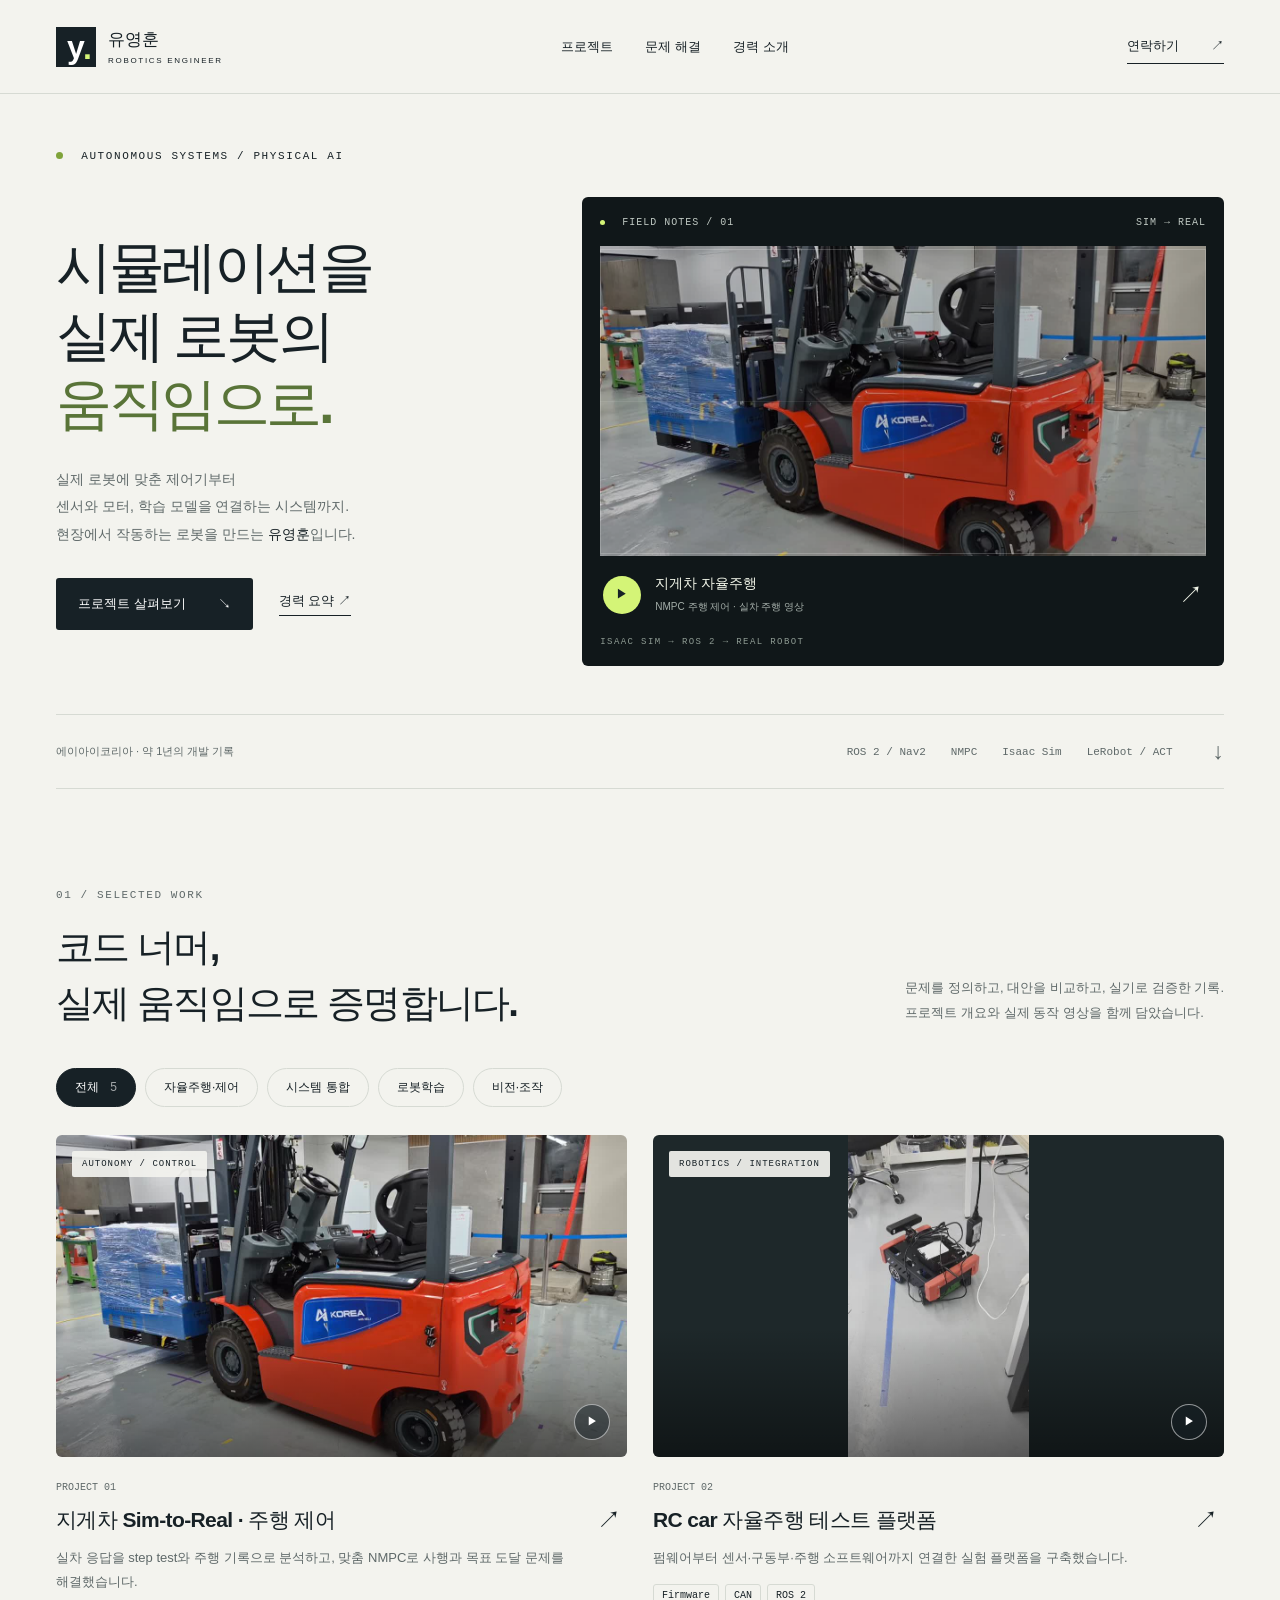
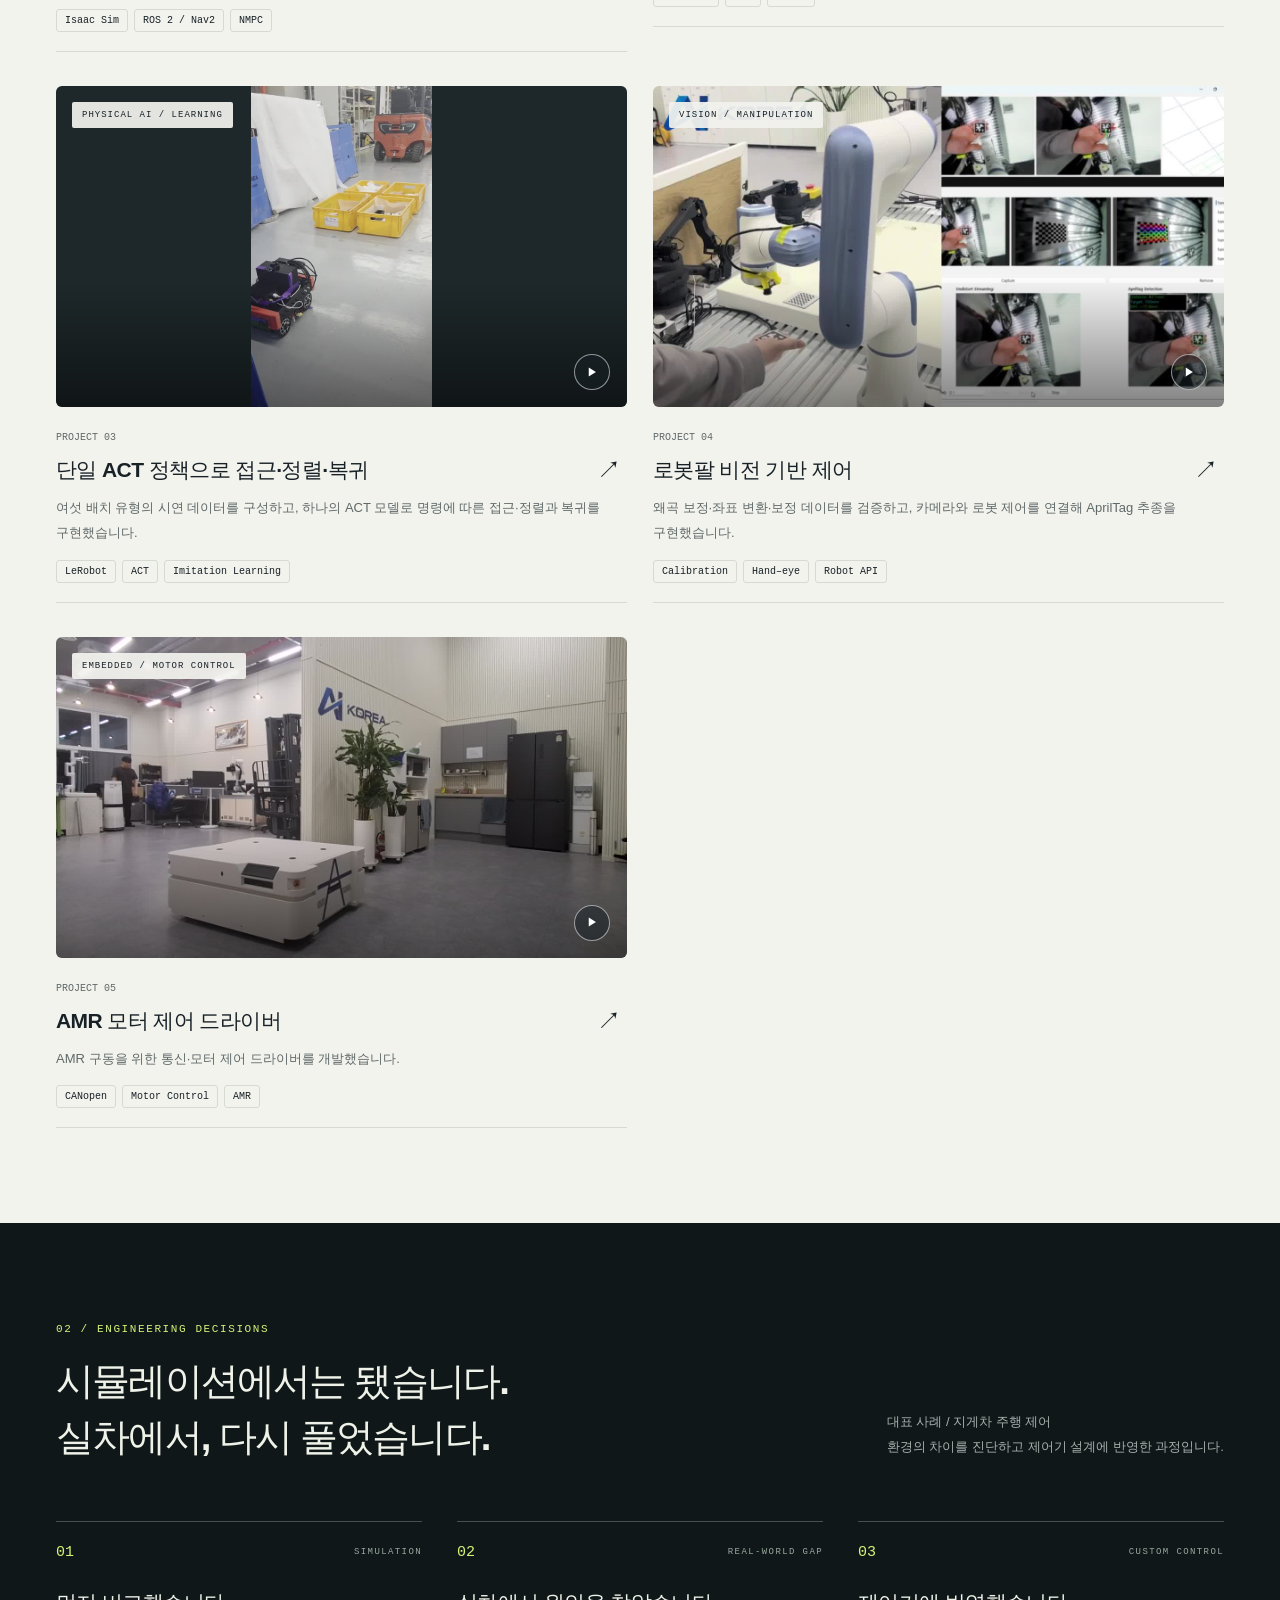
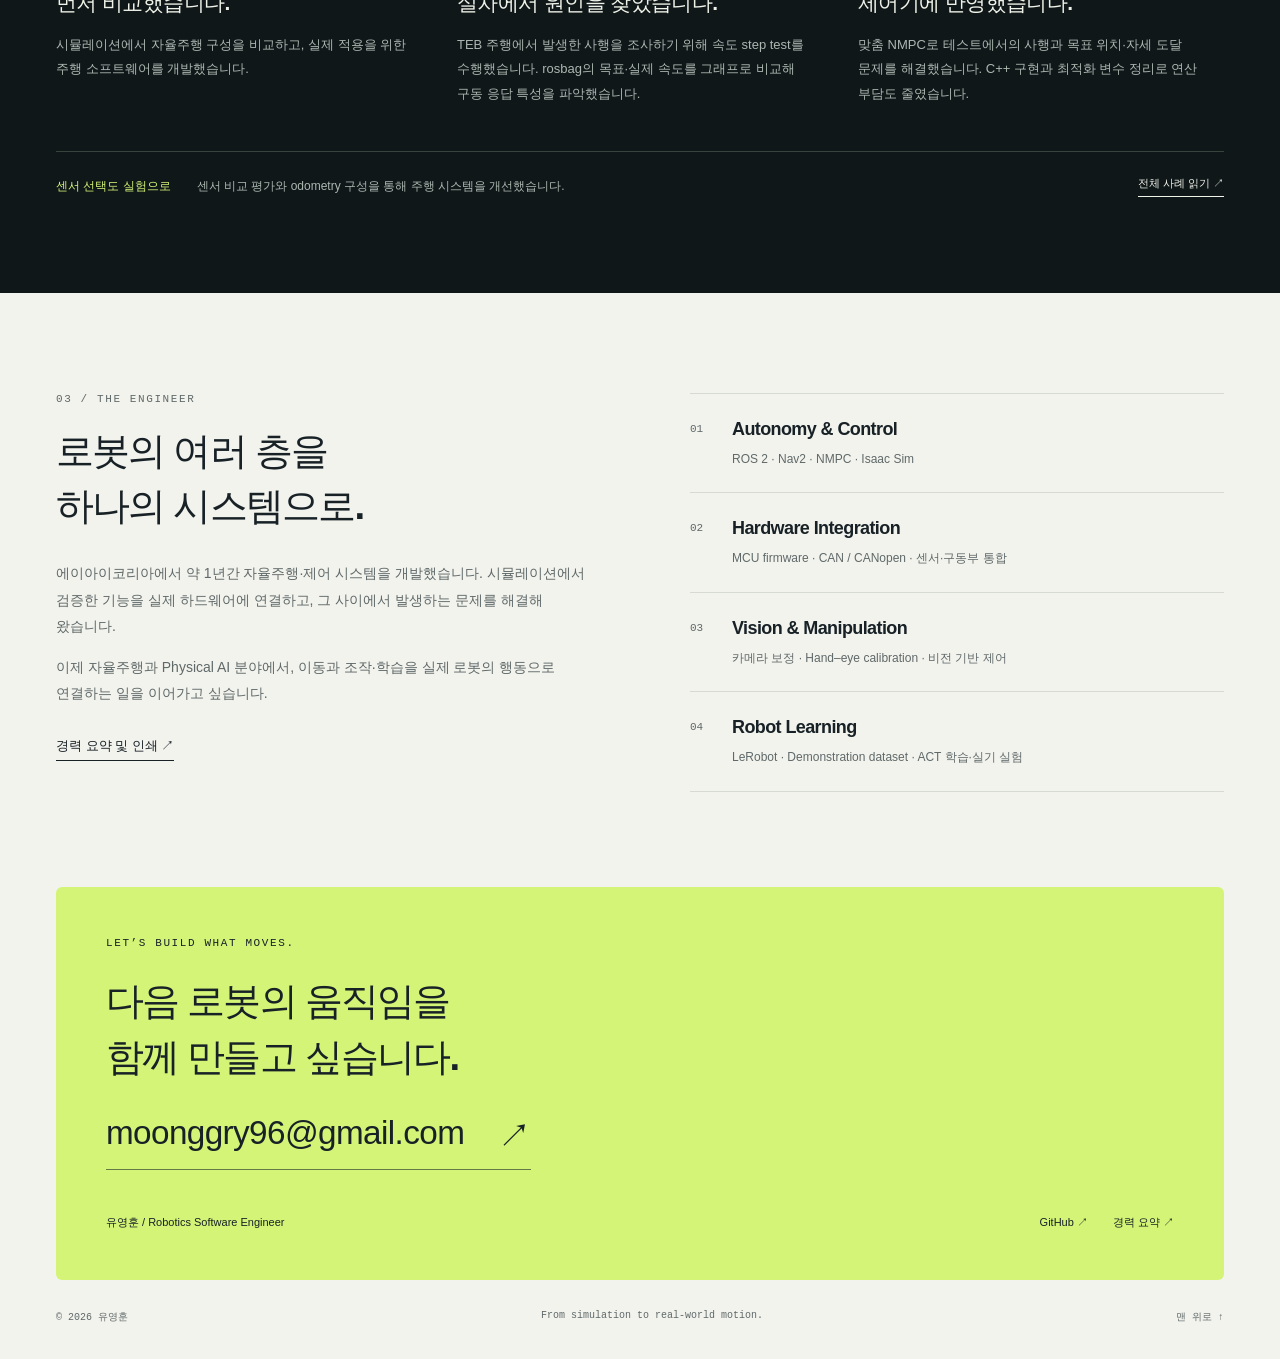
<file: index.html>
<!doctype html>
<html lang="ko">
<head>
  <meta charset="utf-8"><meta name="viewport" content="width=device-width,initial-scale=1">
  <title>유영훈 — Robotics & Physical AI Engineer</title>
  <meta name="description" content="유영훈의 로보틱스 포트폴리오. Isaac Sim부터 실차 NMPC 제어, ROS 2 시스템 통합, ACT 모방학습과 로봇팔 비전 제어까지.">
  <meta name="theme-color" content="#101719">
  <meta property="og:title" content="유영훈 | 시뮬레이션을 실제 로봇의 움직임으로">
  <meta property="og:description" content="자율주행 · 제어 · 시스템 통합 · Physical AI — 프로젝트 경험으로 만나는 로보틱스 엔지니어">
  <meta property="og:type" content="website">
  <link rel="icon" href="favicon.svg" type="image/svg+xml"><link rel="stylesheet" href="styles.css?v=act-cases-2">
  <script defer src="app.js?v=problem-solving-3"></script>
</head>
<body>
<a class="skip" href="#main">본문으로 이동</a>
<header class="header"><a href="#" class="brand" aria-label="유영훈 홈"><span class="brand-icon">y<span>.</span></span><span>유영훈<small>ROBOTICS ENGINEER</small></span></a><nav aria-label="메인 메뉴"><a href="#projects">프로젝트</a><a href="#approach">문제 해결</a><a href="#about">경력 소개</a></nav><a class="contact-nav" href="mailto:moonggry96@gmail.com">연락하기 <span>↗</span></a></header>
<main id="main">
<section class="hero wrap">
  <div class="eyebrow"><span class="dot"></span> AUTONOMOUS SYSTEMS / PHYSICAL AI</div>
  <div class="hero-layout"><div class="hero-copy"><h1>시뮬레이션을<br>실제 로봇의<br><em>움직임으로.</em></h1><p>실제 로봇에 맞춘 제어기부터<br>센서와 모터, 학습 모델을 연결하는 시스템까지.<br>현장에서 작동하는 로봇을 만드는 <strong>유영훈</strong>입니다.</p><div class="hero-actions"><a class="button primary" href="#projects">프로젝트 살펴보기 <span>↘</span></a><a class="text-link" href="resume.html">경력 요약 <span>↗</span></a></div></div>
  <div class="hero-visual"><div class="visual-top"><span><i class="dot"></i> FIELD NOTES / 01</span><span>SIM → REAL</span></div><img src="media/01-forklift-nmpc-field.jpg" alt="실내에서 적재물을 운반하며 주행하는 지게차" width="1280" height="720" fetchpriority="high"><div class="visual-grid" aria-hidden="true"></div><button class="hero-play" data-project="forklift" aria-label="지게차 NMPC 프로젝트와 영상 보기"><span class="play-symbol">▶</span><span>지게차 자율주행<small>NMPC 주행 제어 · 실차 주행 영상</small></span><span class="arrow">↗</span></button><span class="corner-note">ISAAC SIM → ROS 2 → REAL ROBOT</span></div></div>
  <div class="hero-bottom"><span>에이아이코리아 · 약 1년의 개발 기록</span><div><span>ROS 2 / Nav2</span><span>NMPC</span><span>Isaac Sim</span><span>LeRobot / ACT</span></div><a href="#projects" aria-label="프로젝트로 스크롤">↓</a></div>
</section>
<section id="projects" class="projects wrap section"><div class="section-heading"><div><span class="eyebrow">01 / SELECTED WORK</span><h2>코드 너머,<br>실제 움직임으로 증명합니다.</h2></div><p>문제를 정의하고, 대안을 비교하고, 실기로 검증한 기록.<br>프로젝트 개요와 실제 동작 영상을 함께 담았습니다.</p></div><div class="filters" role="group" aria-label="프로젝트 분야 필터"><button class="active" data-filter="all" aria-pressed="true">전체 <span>5</span></button><button data-filter="autonomy" aria-pressed="false">자율주행·제어</button><button data-filter="integration" aria-pressed="false">시스템 통합</button><button data-filter="learning" aria-pressed="false">로봇학습</button><button data-filter="vision" aria-pressed="false">비전·조작</button></div><p id="filter-status" class="sr-only" aria-live="polite">프로젝트 5개</p><div id="project-grid" class="project-grid"></div><noscript><p>프로젝트 상세 보기는 JavaScript를 사용합니다. <a href="resume.html">경력 요약</a>에서 주요 개발 내용을 확인할 수 있습니다.</p></noscript></section>
<section id="approach" class="approach section"><div class="wrap"><div class="section-heading"><div><span class="eyebrow">02 / ENGINEERING DECISIONS</span><h2>시뮬레이션에서는 됐습니다.<br>실차에서, 다시 풀었습니다.</h2></div><p>대표 사례 / 지게차 주행 제어<br>환경의 차이를 진단하고 제어기 설계에 반영한 과정입니다.</p></div><div class="decision-grid"><article><span class="step">01 <span>SIMULATION</span></span><h3>먼저 비교했습니다.</h3><p>시뮬레이션에서 자율주행 구성을 비교하고, 실제 적용을 위한 주행 소프트웨어를 개발했습니다.</p></article><article><span class="step">02 <span>REAL-WORLD GAP</span></span><h3>실차에서 원인을 찾았습니다.</h3><p>TEB 주행에서 발생한 사행을 조사하기 위해 속도 step test를 수행했습니다. rosbag의 목표·실제 속도를 그래프로 비교해 구동 응답 특성을 파악했습니다.</p></article><article><span class="step">03 <span>CUSTOM CONTROL</span></span><h3>제어기에 반영했습니다.</h3><p>맞춤 NMPC로 테스트에서의 사행과 목표 위치·자세 도달 문제를 해결했습니다. C++ 구현과 최적화 변수 정리로 연산 부담도 줄였습니다.</p></article></div><div class="decision-footer"><span>센서 선택도 실험으로</span><p>센서 비교 평가와 odometry 구성을 통해 주행 시스템을 개선했습니다.</p><button class="text-link" data-project="forklift">전체 사례 읽기 ↗</button></div></div></section>
<section id="about" class="about wrap section"><div class="about-intro"><span class="eyebrow">03 / THE ENGINEER</span><h2>로봇의 여러 층을<br>하나의 시스템으로.</h2><p>에이아이코리아에서 약 1년간 자율주행·제어 시스템을 개발했습니다. 시뮬레이션에서 검증한 기능을 실제 하드웨어에 연결하고, 그 사이에서 발생하는 문제를 해결해 왔습니다.</p><p>이제 자율주행과 Physical AI 분야에서, 이동과 조작·학습을 실제 로봇의 행동으로 연결하는 일을 이어가고 싶습니다.</p><a class="text-link" href="resume.html">경력 요약 및 인쇄 ↗</a></div><div class="capabilities"><div><span>01</span><h3>Autonomy & Control</h3><p>ROS 2 · Nav2 · NMPC · Isaac Sim</p></div><div><span>02</span><h3>Hardware Integration</h3><p>MCU firmware · CAN / CANopen · 센서·구동부 통합</p></div><div><span>03</span><h3>Vision & Manipulation</h3><p>카메라 보정 · Hand–eye calibration · 비전 기반 제어</p></div><div><span>04</span><h3>Robot Learning</h3><p>LeRobot · Demonstration dataset · ACT 학습·실기 실험</p></div></div></section>
<section id="contact" class="contact wrap"><span class="eyebrow">LET’S BUILD WHAT MOVES.</span><h2>다음 로봇의 움직임을<br>함께 만들고 싶습니다.</h2><a class="email" href="mailto:moonggry96@gmail.com">moonggry96@gmail.com <span>↗</span></a><div class="contact-bottom"><span>유영훈 / Robotics Software Engineer</span><a href="https://github.com/isac1120" target="_blank" rel="noopener noreferrer">GitHub ↗</a><a href="resume.html">경력 요약 ↗</a></div></section>
</main><footer class="wrap footer"><span>© <span id="year">2026</span> 유영훈</span><span>From simulation to real-world motion.</span><a href="#">맨 위로 ↑</a></footer>
<dialog id="project-dialog" aria-labelledby="dialog-title"><div class="dialog-top"><span class="eyebrow">PROJECT NOTES</span><button id="close-dialog" aria-label="프로젝트 상세 닫기">닫기 ×</button></div><div id="dialog-content"></div></dialog>
</body></html>
</file>
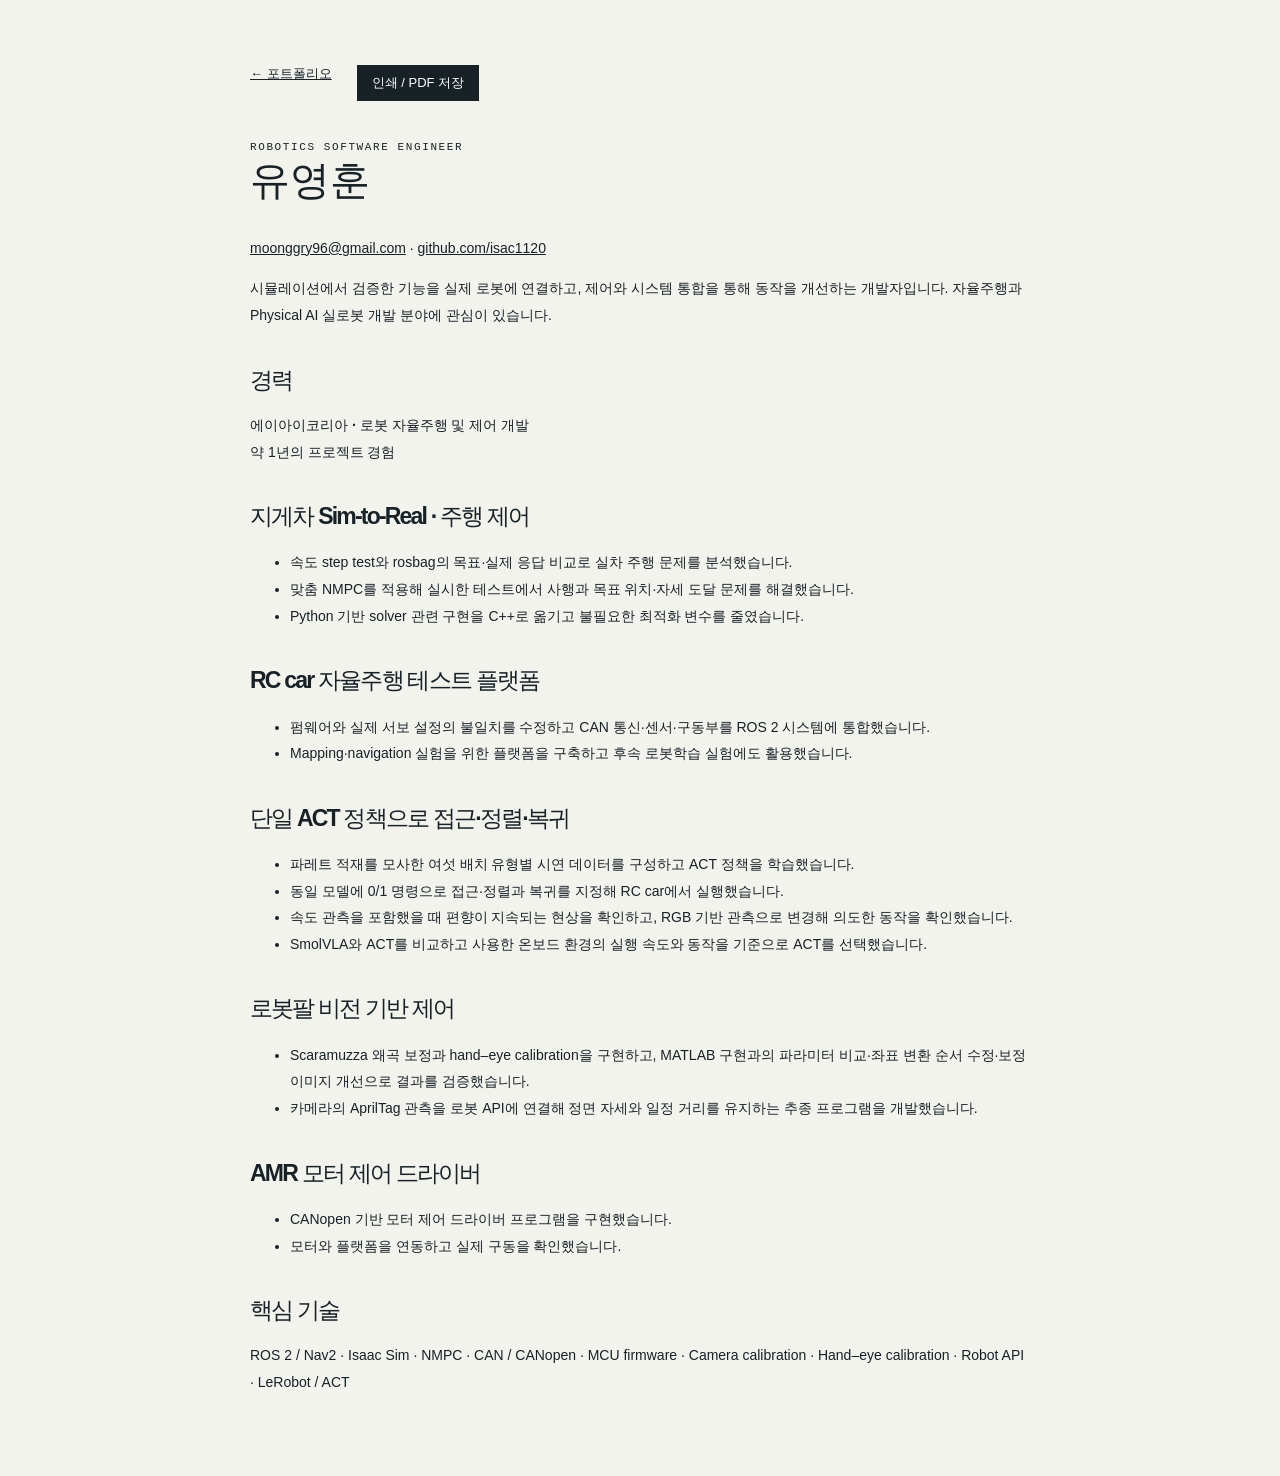
<file: resume.html>
<!doctype html><html lang="ko"><head><meta charset="utf-8"><meta name="viewport" content="width=device-width,initial-scale=1"><title>유영훈 — 경력 요약</title><link rel="stylesheet" href="styles.css"><link rel="icon" href="favicon.svg" type="image/svg+xml"></head><body><main class="resume"><div class="resume-tools"><a href="index.html">← 포트폴리오</a><button onclick="window.print()">인쇄 / PDF 저장</button></div><span class="eyebrow">ROBOTICS SOFTWARE ENGINEER</span><h1>유영훈</h1><p><a href="mailto:moonggry96@gmail.com">moonggry96@gmail.com</a> · <a href="https://github.com/isac1120">github.com/isac1120</a></p><p>시뮬레이션에서 검증한 기능을 실제 로봇에 연결하고, 제어와 시스템 통합을 통해 동작을 개선하는 개발자입니다. 자율주행과 Physical AI 실로봇 개발 분야에 관심이 있습니다.</p><h2>경력</h2><p><strong>에이아이코리아 · 로봇 자율주행 및 제어 개발</strong><br>약 1년의 프로젝트 경험</p><section><h2>지게차 Sim-to-Real · 주행 제어</h2><ul><li>속도 step test와 rosbag의 목표·실제 응답 비교로 실차 주행 문제를 분석했습니다.</li><li>맞춤 NMPC를 적용해 실시한 테스트에서 사행과 목표 위치·자세 도달 문제를 해결했습니다.</li><li>Python 기반 solver 관련 구현을 C++로 옮기고 불필요한 최적화 변수를 줄였습니다.</li></ul></section><section><h2>RC car 자율주행 테스트 플랫폼</h2><ul><li>펌웨어와 실제 서보 설정의 불일치를 수정하고 CAN 통신·센서·구동부를 ROS 2 시스템에 통합했습니다.</li><li>Mapping·navigation 실험을 위한 플랫폼을 구축하고 후속 로봇학습 실험에도 활용했습니다.</li></ul></section><section><h2>단일 ACT 정책으로 접근·정렬·복귀</h2><ul><li>파레트 적재를 모사한 여섯 배치 유형별 시연 데이터를 구성하고 ACT 정책을 학습했습니다.</li><li>동일 모델에 0/1 명령으로 접근·정렬과 복귀를 지정해 RC car에서 실행했습니다.</li><li>속도 관측을 포함했을 때 편향이 지속되는 현상을 확인하고, RGB 기반 관측으로 변경해 의도한 동작을 확인했습니다.</li><li>SmolVLA와 ACT를 비교하고 사용한 온보드 환경의 실행 속도와 동작을 기준으로 ACT를 선택했습니다.</li></ul></section><section><h2>로봇팔 비전 기반 제어</h2><ul><li>Scaramuzza 왜곡 보정과 hand–eye calibration을 구현하고, MATLAB 구현과의 파라미터 비교·좌표 변환 순서 수정·보정 이미지 개선으로 결과를 검증했습니다.</li><li>카메라의 AprilTag 관측을 로봇 API에 연결해 정면 자세와 일정 거리를 유지하는 추종 프로그램을 개발했습니다.</li></ul></section><section><h2>AMR 모터 제어 드라이버</h2><ul><li>CANopen 기반 모터 제어 드라이버 프로그램을 구현했습니다.</li><li>모터와 플랫폼을 연동하고 실제 구동을 확인했습니다.</li></ul></section><h2>핵심 기술</h2><p>ROS 2 / Nav2 · Isaac Sim · NMPC · CAN / CANopen · MCU firmware · Camera calibration · Hand–eye calibration · Robot API · LeRobot / ACT</p></main></body></html>
</file>
<file: styles.css>
@charset "UTF-8";
:root{--bg:#f3f3ee;--ink:#172126;--muted:#5f6969;--line:#d6dad3;--green:#d4f477;--dark:#101719;--radius:6px;font-family:Inter,"Pretendard","Noto Sans KR","Malgun Gothic",Arial,sans-serif;color:var(--ink);background:var(--bg);font-synthesis:none}*{box-sizing:border-box}html{scroll-behavior:smooth;scroll-padding-top:96px}body{margin:0}a{color:inherit;text-decoration:none}button{font:inherit;color:inherit;cursor:pointer}button,a{-webkit-tap-highlight-color:transparent}button:focus-visible,a:focus-visible,video:focus-visible{outline:3px solid #527d10;outline-offset:5px}button{border:0}img{max-width:100%;display:block}p{line-height:1.9;word-break:keep-all}h1,h2,h3,p{margin-top:0}h2{font-size:clamp(28px,3vw,42px);line-height:1.45;letter-spacing:-1.8px;margin-bottom:0}h3{letter-spacing:-.6px}::selection{background:var(--green);color:var(--dark)}.wrap{width:min(1320px,calc(100% - 112px));margin:auto}.header{height:94px;display:flex;align-items:center;justify-content:space-between;padding:0 56px;border-bottom:1px solid var(--line);background:rgba(243,243,238,.96);position:sticky;top:0;z-index:20}.brand{display:flex;align-items:center;gap:12px;font-size:17px;font-weight:700}.brand-icon{display:grid;place-content:center;width:40px;height:40px;background:var(--ink);color:white;font-size:32px;line-height:1;position:relative}.brand-icon span{color:var(--green);position:absolute;right:4px;bottom:3px}.brand small{display:block;font-size:8px;letter-spacing:1.7px;margin-top:5px;font-weight:500}.header nav{display:flex;gap:32px;font-size:13px}.header nav a:hover{color:#527116}.contact-nav{font-size:13px;border-bottom:1px solid var(--ink);padding:8px 0}.contact-nav span{margin-left:28px}.hero{padding-top:56px}.eyebrow{display:block;font-family:Consolas,monospace;font-size:11px;letter-spacing:1.6px;font-weight:500}.dot{display:inline-block;background:#7fa33a;width:7px;height:7px;border-radius:50%;margin-right:10px}.hero-layout{display:grid;grid-template-columns:.85fr 1.15fr;gap:52px;align-items:center;margin-top:35px}.hero h1{font-size:clamp(43px,4.4vw,67px);line-height:1.22;letter-spacing:-3.4px;font-weight:750;margin-bottom:27px}.hero h1 em{font-style:normal;color:#597438}.hero-copy>p{font-size:14px;color:var(--muted);line-height:1.95}.hero-copy strong{font-weight:500;color:var(--ink)}.hero-actions{display:flex;align-items:center;gap:26px;margin-top:30px}.button{display:inline-flex;align-items:center;justify-content:space-between;gap:32px;padding:17px 22px;font-size:13px;border-radius:3px}.primary{background:var(--ink);color:#fff}.primary:hover{background:#344139}.text-link{background:transparent;padding:0;font-size:13px;border-bottom:1px solid currentColor;padding-bottom:5px}.hero-visual{position:relative;background:var(--dark);border-radius:var(--radius);padding:18px;overflow:hidden;min-width:0}.visual-top{display:flex;justify-content:space-between;font:10px Consolas,monospace;letter-spacing:1px;color:#bfc8c2;margin:2px 0 18px}.visual-top .dot{background:var(--green);width:5px;height:5px}.hero-visual>img{width:100%;height:310px;object-fit:cover;filter:brightness(.83)}.visual-grid{position:absolute;inset:52px 18px 112px;border:1px solid #ffffff30;pointer-events:none;background:linear-gradient(90deg,transparent 49.9%,#ffffff12 50%,transparent 50.2%),linear-gradient(0deg,transparent 49.9%,#ffffff12 50%,transparent 50.2%)}.hero-play{width:100%;display:flex;align-items:center;gap:14px;padding:19px 3px 16px;background:transparent;color:#f2f6e9;text-align:left;font-size:14px}.play-symbol{display:grid;place-content:center;background:var(--green);color:var(--ink);height:38px;width:38px;border-radius:50%;font-size:12px}.hero-play small{display:block;color:#a4aea9;font-size:10px;margin-top:7px}.hero-play .arrow{margin-left:auto;font-size:24px}.corner-note{font:9px Consolas,monospace;letter-spacing:1.4px;color:#8e9b93}.hero-bottom{display:flex;align-items:center;gap:25px;border-top:1px solid var(--line);border-bottom:1px solid var(--line);padding:23px 0;margin-top:48px;font-size:11px;color:var(--muted)}.hero-bottom>div{display:flex;gap:25px;margin-left:auto;font:11px Consolas,monospace}.hero-bottom>a{font-size:23px;margin-left:15px}.section{padding-top:100px;padding-bottom:95px}.section-heading{display:flex;align-items:flex-end;justify-content:space-between;gap:32px;margin-bottom:38px}.section-heading .eyebrow,.about .eyebrow{margin-bottom:18px;color:var(--muted)}.section-heading>p{font-size:13px;color:var(--muted);margin-bottom:5px}.filters{display:flex;gap:9px;margin:34px 0 28px;flex-wrap:wrap}.filters button{border:1px solid var(--line);border-radius:30px;background:transparent;padding:10px 18px;font-size:12px}.filters button.active{background:var(--ink);color:white;border-color:var(--ink)}.filters button span{margin-left:8px;opacity:.6}.project-grid{display:grid;grid-template-columns:repeat(2,minmax(0,1fr));gap:34px 26px}.project-card{min-width:0}.card-media{position:relative;overflow:hidden;border-radius:var(--radius);background:#e0e2dc;display:block;width:100%;padding:0;text-align:left;aspect-ratio:16/9}.card-media img{width:100%;height:100%;object-fit:cover;transition:transform .4s}.card-media.portrait img{object-fit:contain;background:#1e282a}.card-media:hover img{transform:scale(1.025)}.card-media:after{content:"";position:absolute;inset:60% 0 0;background:linear-gradient(transparent,#0007);pointer-events:none}.card-category{position:absolute;top:16px;left:16px;font:9px Consolas,monospace;background:#f3f3eeed;padding:8px 10px;border-radius:2px;letter-spacing:1px}.card-play{position:absolute;bottom:17px;right:17px;border:1px solid #fff8;background:#17212680;color:white;border-radius:50%;width:36px;height:36px;display:grid;place-content:center;font-size:11px;z-index:1}.card-info{padding:19px 0;border-bottom:1px solid var(--line)}.card-number{font:10px Consolas,monospace;color:var(--muted)}.card-title{display:flex;gap:12px;align-items:center;justify-content:space-between;margin:9px 0 9px}.card-title h3{font-size:21px;margin:0}.card-title button{background:transparent;font-size:24px}.card-info p{font-size:13px;color:var(--muted);margin-bottom:14px}.tags{display:flex;flex-wrap:wrap;gap:6px}.tags span{font:10px Consolas,"Malgun Gothic",monospace;border:1px solid var(--line);padding:5px 8px;border-radius:3px}.project-card:last-child{grid-column:auto}.approach{background:var(--dark);color:#eef2e8}.approach .eyebrow{color:var(--green)}.approach .section-heading>p{color:#a4b0ab}.decision-grid{display:grid;grid-template-columns:repeat(3,1fr);gap:35px;margin-top:56px}.decision-grid article{border-top:1px solid #45514c;padding-top:22px}.step{font:15px Consolas,monospace;color:var(--green);display:flex;justify-content:space-between;align-items:center;margin-bottom:28px}.step span{font-size:9px;letter-spacing:1.4px;color:#9aa99f}.decision-grid h3{font-size:21px;margin-bottom:16px}.decision-grid p{color:#acb7b1;font-size:13px;margin-bottom:0}.decision-footer{margin-top:44px;padding-top:23px;border-top:1px solid #36443d;display:flex;align-items:center;gap:26px}.decision-footer>span{font-size:12px;color:var(--green);white-space:nowrap}.decision-footer p{font-size:12px;color:#acb7b1;margin:0;flex:1}.decision-footer button{white-space:nowrap;font-size:11px}.about{display:grid;grid-template-columns:1fr 1fr;gap:100px}.about h2{margin-bottom:26px}.about-intro p{font-size:14px;color:var(--muted)}.about-intro .text-link{display:inline-block;margin-top:16px}.capabilities>div{position:relative;padding:25px 0 22px 42px;border-bottom:1px solid var(--line)}.capabilities>div:first-child{border-top:1px solid var(--line)}.capabilities>div>span{position:absolute;left:0;top:29px;font:11px Consolas,monospace;color:var(--muted)}.capabilities h3{font-size:18px;margin-bottom:9px}.capabilities p{font-size:12px;color:var(--muted);margin:0;line-height:1.8}.contact{padding:50px;background:var(--green);border-radius:var(--radius)}.contact h2{margin:24px 0 30px}.email{font-size:clamp(18px,2.6vw,34px);letter-spacing:-.6px;display:inline-flex;gap:34px;border-bottom:1px solid #667944;padding-bottom:10px}.contact-bottom{display:flex;gap:25px;margin-top:45px;font-size:11px}.contact-bottom>span{margin-right:auto}.footer{display:flex;justify-content:space-between;font:10px Consolas,"Malgun Gothic",monospace;color:var(--muted);padding-top:30px;padding-bottom:30px;gap:15px}.skip{position:fixed;left:15px;top:-100px;background:var(--green);padding:14px;z-index:100}.skip:focus{top:12px}.sr-only{position:absolute;width:1px;height:1px;padding:0;margin:-1px;overflow:hidden;clip:rect(0,0,0,0);white-space:nowrap;border:0}dialog{width:min(1000px,calc(100% - 40px));max-height:90dvh;background:var(--bg);color:var(--ink);border:0;border-radius:8px;padding:28px;overscroll-behavior:contain}dialog::backdrop{background:#071211cc;backdrop-filter:blur(4px)}.dialog-top{display:flex;justify-content:space-between;align-items:center;margin-bottom:25px}.dialog-top button{background:var(--ink);color:white;border-radius:3px;padding:9px 14px;font-size:12px}dialog h2{font-size:30px;margin-bottom:16px}dialog .intro{font-size:14px;color:var(--muted)}.video-stage{background:#0b1112;border-radius:5px;margin-top:24px}video{display:block;width:100%;max-height:490px;min-height:160px}.video-caption{font-size:12px;color:var(--muted);margin:12px 0}.video-options{display:flex;flex-wrap:wrap;gap:7px;margin:12px 0 26px}.video-options button{border:1px solid var(--line);background:transparent;border-radius:3px;padding:9px 12px;font-size:11px}.video-options button.active{background:var(--ink);color:white}.detail-grid{display:grid;grid-template-columns:1fr 1fr;gap:22px}.detail-grid section{border-top:1px solid var(--line);padding-top:18px}.detail-grid h3{font-size:15px}.detail-grid p{font-size:13px;margin-bottom:0}.scope-note{background:#e7eadd;padding:18px;font-size:12px;line-height:1.9;margin-top:25px}.detail-link{margin-top:20px;display:inline-block;font-size:12px;text-decoration:underline}.resume{max-width:850px;padding:65px 35px;margin:auto}.resume h1{font-size:40px}.resume h2{font-size:23px;margin-top:35px;margin-bottom:15px}.resume p,.resume li{font-size:14px;line-height:1.9}.resume a{text-decoration:underline}.resume-tools{display:flex;gap:25px;margin-bottom:40px;font-size:13px}.resume-tools button{background:var(--ink);color:white;padding:9px 15px}.resume small{color:var(--muted)}
.overview-path{display:flex;flex-direction:column;padding:30px 24px;gap:12px;color:#eef2e8}.overview-path>span{font:10px Consolas,monospace;color:var(--green);letter-spacing:2px}.overview-path strong{font-size:23px;font-weight:500;letter-spacing:-.8px}.overview-path i{font-style:normal;color:#7c907f;margin:2px 0}.overview-card{display:flex;flex-direction:column;align-items:flex-start;justify-content:space-between;width:100%;min-height:220px;padding:26px;background:#e2e8db;border-radius:6px;text-align:left}.overview-card:hover{background:#d6e0ca}.overview-number{font:64px Consolas,monospace;color:#60764d;letter-spacing:-4px}.overview-open{align-self:flex-end;font-size:12px}.overview-detail{margin-top:30px}.project-card:nth-child(2n) .overview-card{background:#e1e6e4}.overview-visual .hero-play{border-top:1px solid #39443c}
@media(min-width:1500px){.hero-visual>img{height:370px}}
@media(max-width:1000px){.wrap{width:calc(100% - 64px)}.header{padding:0 32px}.hero-layout{gap:28px;grid-template-columns:1fr 1.1fr}.hero h1{font-size:45px}.hero-visual>img{height:275px}.hero-actions{gap:18px}.hero-bottom>div{gap:13px}.section-heading{align-items:flex-start;flex-direction:column;gap:20px}.about{gap:45px}.decision-grid{gap:24px}.decision-footer{flex-wrap:wrap}.decision-footer p{flex-basis:70%}}
@media(max-width:700px){.wrap{width:calc(100% - 40px)}.header{height:74px;padding:0 20px}.header nav{gap:18px;font-size:12px}.header nav a:last-child{display:none}.brand small{font-size:6px;letter-spacing:1px}.brand-icon{width:32px;height:32px}.brand{gap:8px;font-size:14px}.contact-nav{font-size:11px}.contact-nav span{margin-left:5px}.hero{padding-top:32px}.hero-layout{grid-template-columns:1fr;margin-top:27px;gap:34px}.hero h1{font-size:clamp(42px,10vw,62px);letter-spacing:-2.5px}.hero-copy>p{font-size:13px}.hero-visual>img{height:auto;aspect-ratio:16/10;object-fit:cover}.hero-bottom{margin-top:30px;flex-wrap:wrap;gap:17px;padding:18px 0}.hero-bottom>div{margin-left:0;flex-wrap:wrap;font-size:10px;gap:18px}.hero-bottom>a{display:none}.hero-bottom>span{width:100%}.section{padding-top:65px;padding-bottom:60px}h2{font-size:29px;letter-spacing:-1.5px}.section-heading{margin-bottom:25px}.section-heading>p{font-size:12px}.filters{gap:7px;margin:25px 0}.filters button{padding:9px 13px;font-size:11px}.project-grid{grid-template-columns:1fr;gap:28px}.card-title h3{font-size:20px}.decision-grid{grid-template-columns:1fr;margin-top:35px;gap:30px}.step{margin-bottom:18px}.decision-footer{gap:16px}.decision-footer p{flex-basis:100%}.about{grid-template-columns:1fr;gap:35px}.contact{padding:30px 23px}.contact h2{font-size:27px}.email{font-size:clamp(17px,4.9vw,25px);gap:15px}.contact-bottom{flex-wrap:wrap;gap:18px;margin-top:30px}.contact-bottom>span{width:100%;font-size:10px}.footer{font-size:9px;flex-wrap:wrap}.footer>span:nth-child(2){display:none}dialog{width:calc(100% - 20px);padding:20px;max-height:94dvh}dialog h2{font-size:25px}.detail-grid{grid-template-columns:1fr;gap:20px}.eyebrow{font-size:9px;letter-spacing:1.2px}}
@media(prefers-reduced-motion:reduce){html{scroll-behavior:auto}*,*:before,*:after{transition:none!important;animation:none!important}}
@media print{.header,.hero,.projects,.approach,.contact,.footer,dialog,.resume-tools{display:none!important}.resume{padding:0;max-width:none}.resume h2{break-after:avoid}.resume section{break-inside:avoid}body{background:white;color:black}.resume a{color:black}.resume h1{font-size:30px}}

.more-cases{width:100%;margin-top:8px}.more-cases summary{cursor:pointer;padding:12px 0;color:var(--accent)}.more-cases .video-options{margin-top:8px}
</file>
